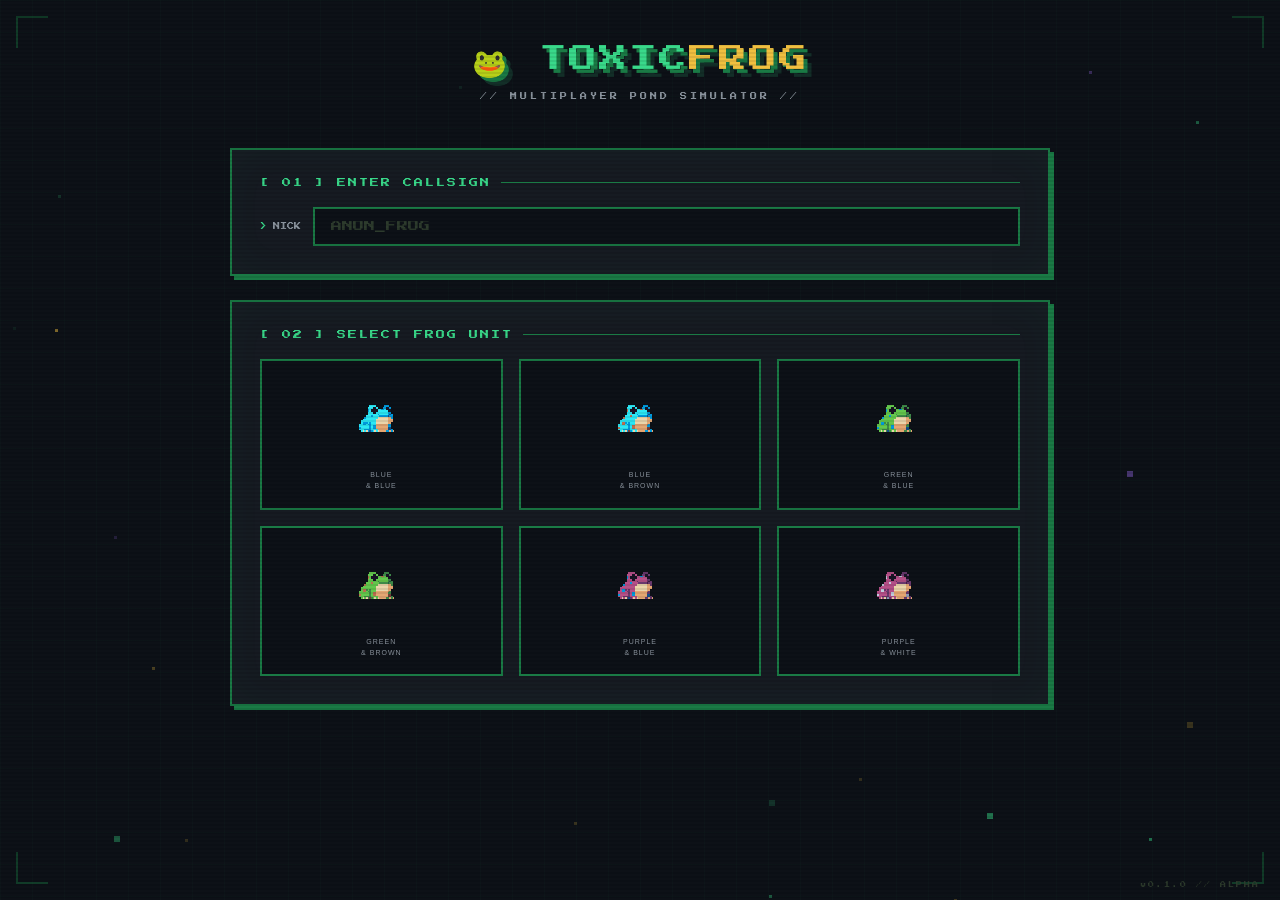
<file: mainpage.html>
<!DOCTYPE html>
<html lang="pl">
<head>
    <meta charset="UTF-8">
    <meta name="viewport" content="width=device-width, initial-scale=1.0">
    <title>🐸 TOXIC FROG</title>
    <link href="https://fonts.googleapis.com/css2?family=Press+Start+2P&display=swap" rel="stylesheet">
    <style>
        :root {
            --bg:        #0d1117;
            --panel:     #161b22;
            --border:    #30a46c;
            --border2:   #1a7a45;
            --accent:    #39d98a;
            --accent2:   #f0c040;
            --text:      #e6edf3;
            --muted:     #8b949e;
            --danger:    #f85149;
            --purple:    #a371f7;
            --pixel:     2px;
        }

        * { margin: 0; padding: 0; box-sizing: border-box; }

        body {
            font-family: 'Press Start 2P', monospace;
            background: var(--bg);
            color: var(--text);
            min-height: 100vh;
            overflow-x: hidden;
            cursor: url("data:image/svg+xml,%3Csvg xmlns='http://www.w3.org/2000/svg' width='16' height='16'%3E%3Crect x='0' y='0' width='8' height='8' fill='%2339d98a'/%3E%3Crect x='8' y='8' width='8' height='8' fill='%2339d98a'/%3E%3C/svg%3E") 4 4, auto;
        }

        /* ── SCANLINES OVERLAY ── */
        body::before {
            content: '';
            position: fixed;
            inset: 0;
            background: repeating-linear-gradient(
                0deg,
                transparent,
                transparent 2px,
                rgba(0,0,0,0.08) 2px,
                rgba(0,0,0,0.08) 4px
            );
            pointer-events: none;
            z-index: 999;
        }

        /* ── PIXEL GRID BG ── */
        body::after {
            content: '';
            position: fixed;
            inset: 0;
            background-image:
                linear-gradient(rgba(48,164,108,0.03) 1px, transparent 1px),
                linear-gradient(90deg, rgba(48,164,108,0.03) 1px, transparent 1px);
            background-size: 32px 32px;
            pointer-events: none;
            z-index: 0;
        }

        /* ── FLOATING PIXELS ── */
        .pixel-rain {
            position: fixed;
            inset: 0;
            pointer-events: none;
            z-index: 1;
            overflow: hidden;
        }
        .pixel-rain span {
            position: absolute;
            width: 4px;
            height: 4px;
            background: var(--accent);
            opacity: 0;
            animation: fall linear infinite;
        }
        @keyframes fall {
            0%   { opacity: 0; transform: translateY(-10px); }
            10%  { opacity: 0.6; }
            90%  { opacity: 0.2; }
            100% { opacity: 0; transform: translateY(100vh); }
        }

        /* ── LAYOUT ── */
        .wrapper {
            position: relative;
            z-index: 10;
            max-width: 860px;
            margin: 0 auto;
            padding: 40px 20px 60px;
        }

        /* ── HEADER ── */
        .header {
            text-align: center;
            margin-bottom: 48px;
        }

        .logo {
            display: inline-block;
            font-size: clamp(18px, 4vw, 28px);
            color: var(--accent);
            text-shadow:
                4px 4px 0 var(--border2),
                8px 8px 0 rgba(57,217,138,0.15);
            letter-spacing: 2px;
            animation: flicker 4s infinite;
            line-height: 1.4;
        }
        .logo span { color: var(--accent2); }

        @keyframes flicker {
            0%,96%,100% { opacity: 1; }
            97%          { opacity: 0.7; }
            98%          { opacity: 1; }
            99%          { opacity: 0.5; }
        }

        .tagline {
            margin-top: 14px;
            font-size: 7px;
            color: var(--muted);
            letter-spacing: 3px;
            text-transform: uppercase;
        }

        /* ── PIXEL DIVIDER ── */
        .divider {
            display: flex;
            align-items: center;
            gap: 8px;
            margin: 32px 0;
        }
        .divider::before, .divider::after {
            content: '';
            flex: 1;
            height: 2px;
            background: repeating-linear-gradient(90deg, var(--border) 0, var(--border) 4px, transparent 4px, transparent 8px);
        }
        .divider-icon { color: var(--accent); font-size: 10px; white-space: nowrap; }

        /* ── PANEL ── */
        .panel {
            background: var(--panel);
            border: 2px solid var(--border2);
            box-shadow:
                4px 4px 0 var(--border2),
                inset 0 0 40px rgba(57,217,138,0.03);
            padding: 28px;
            margin-bottom: 24px;
            image-rendering: pixelated;
        }
        .panel-title {
            font-size: 9px;
            color: var(--accent);
            letter-spacing: 2px;
            margin-bottom: 20px;
            display: flex;
            align-items: center;
            gap: 10px;
        }
        .panel-title::after {
            content: '';
            flex: 1;
            height: 1px;
            background: var(--border2);
        }

        /* ── NICK INPUT ── */
        .nick-row {
            display: flex;
            gap: 12px;
            align-items: stretch;
        }
        .nick-label {
            font-size: 7px;
            color: var(--muted);
            white-space: nowrap;
            display: flex;
            align-items: center;
            gap: 6px;
        }
        .nick-label::before { content: '>'; color: var(--accent); }

        #nicknameInput {
            flex: 1;
            background: var(--bg);
            border: 2px solid var(--border2);
            color: var(--accent);
            font-family: 'Press Start 2P', monospace;
            font-size: 11px;
            padding: 12px 16px;
            outline: none;
            transition: border-color 0.1s, box-shadow 0.1s;
            caret-color: var(--accent);
        }
        #nicknameInput::placeholder { color: #2d3b2d; }
        #nicknameInput:focus {
            border-color: var(--accent);
            box-shadow: 0 0 0 2px rgba(57,217,138,0.2), 4px 4px 0 var(--border2);
        }

        /* ── FROG GRID ── */
        .frog-grid {
            display: grid;
            grid-template-columns: repeat(3, 1fr);
            gap: 16px;
        }
        @media (max-width: 600px) {
            .frog-grid { grid-template-columns: repeat(2, 1fr); }
        }

        .frog-card {
            background: var(--bg);
            border: 2px solid var(--border2);
            padding: 16px 12px;
            cursor: pointer;
            display: flex;
            flex-direction: column;
            align-items: center;
            gap: 12px;
            transition: none;
            position: relative;
            user-select: none;
        }
        .frog-card::after {
            content: '';
            position: absolute;
            bottom: -4px;
            right: -4px;
            width: 100%;
            height: 100%;
            background: var(--border2);
            z-index: -1;
            transition: none;
        }
        .frog-card:hover {
            border-color: var(--accent);
            transform: translate(-2px, -2px);
        }
        .frog-card:hover::after {
            background: var(--accent);
        }
        .frog-card:active {
            transform: translate(0, 0);
        }
        .frog-card.selected {
            border-color: var(--accent2);
            background: rgba(240,192,64,0.06);
            transform: translate(-2px, -2px);
        }
        .frog-card.selected::after { background: var(--accent2); }
        .frog-card.selected .frog-label { color: var(--accent2); }

        .frog-card.selected::before {
            content: '★';
            position: absolute;
            top: 6px;
            right: 8px;
            font-size: 10px;
            color: var(--accent2);
        }

        /* ── FROG IMAGE — pixel-perfect ── */
        .frog-img-wrap {
            width: 80px;
            height: 80px;
            image-rendering: pixelated;
            display: flex;
            align-items: center;
            justify-content: center;
            position: relative;
        }
        .frog-img-wrap img {
            width: 80px;
            height: 80px;
            image-rendering: pixelated;
            object-fit: contain;
        }
        /* Shimmer za żabą gdy hover */
        .frog-card:hover .frog-img-wrap::before {
            content: '';
            position: absolute;
            inset: -4px;
            background: radial-gradient(circle, rgba(57,217,138,0.15) 0%, transparent 70%);
        }

        .frog-label {
            font-size: 7px;
            color: var(--muted);
            text-align: center;
            letter-spacing: 1px;
            line-height: 1.6;
        }

        /* ── PROFILE PANEL ── */
        .profile-panel {
            display: none;
            background: var(--panel);
            border: 2px solid var(--accent2);
            box-shadow: 4px 4px 0 rgba(240,192,64,0.4);
            padding: 24px 28px;
            margin-bottom: 24px;
            animation: slideUp 0.15s steps(3) forwards;
        }
        @keyframes slideUp {
            from { opacity: 0; transform: translateY(8px); }
            to   { opacity: 1; transform: translateY(0); }
        }
        .profile-panel.visible { display: block; }

        .profile-row {
            display: flex;
            align-items: center;
            gap: 12px;
            margin-bottom: 10px;
            font-size: 7px;
        }
        .profile-row:last-child { margin-bottom: 0; }
        .profile-key {
            color: var(--muted);
            min-width: 100px;
        }
        .profile-val { color: var(--accent); }
        .profile-val.gold { color: var(--accent2); }

        .profile-id {
            font-size: 6px;
            color: #3d4d3d;
            word-break: break-all;
        }

        /* ── START BUTTON ── */
        .start-btn {
            display: block;
            width: 100%;
            margin-top: 20px;
            background: var(--accent);
            color: var(--bg);
            border: none;
            font-family: 'Press Start 2P', monospace;
            font-size: 11px;
            padding: 16px;
            cursor: pointer;
            letter-spacing: 2px;
            position: relative;
            transition: none;
            box-shadow: 4px 4px 0 var(--border2);
        }
        .start-btn::after {
            content: '';
            position: absolute;
            bottom: -4px;
            right: -4px;
            width: 100%;
            height: 100%;
            background: var(--border2);
            z-index: -1;
        }
        .start-btn:hover {
            background: var(--accent2);
            box-shadow: 4px 4px 0 #8a6a00;
            transform: translate(-2px, -2px);
        }
        .start-btn:active {
            transform: translate(2px, 2px);
            box-shadow: none;
        }
        .start-btn:disabled {
            background: #2d3b2d;
            color: #3d4d3d;
            cursor: not-allowed;
            box-shadow: 2px 2px 0 #1a2a1a;
            transform: none;
        }

        /* ── CORNER DECORATIONS ── */
        .corner-tl, .corner-tr, .corner-bl, .corner-br {
            position: fixed;
            width: 32px;
            height: 32px;
            border-color: var(--border2);
            border-style: solid;
            opacity: 0.4;
        }
        .corner-tl { top: 16px; left: 16px;  border-width: 2px 0 0 2px; }
        .corner-tr { top: 16px; right: 16px; border-width: 2px 2px 0 0; }
        .corner-bl { bottom: 16px; left: 16px;  border-width: 0 0 2px 2px; }
        .corner-br { bottom: 16px; right: 16px; border-width: 0 2px 2px 0; }

        /* ── VERSION TAG ── */
        .version {
            position: fixed;
            bottom: 12px;
            right: 20px;
            font-size: 6px;
            color: #2d3b2d;
            letter-spacing: 2px;
            z-index: 20;
        }
    </style>
</head>
<body>

<!-- Corner decorations -->
<div class="corner-tl"></div>
<div class="corner-tr"></div>
<div class="corner-bl"></div>
<div class="corner-br"></div>
<div class="version">v0.1.0 // ALPHA</div>

<!-- Pixel rain -->
<div class="pixel-rain" id="pixelRain"></div>

<div class="wrapper">

    <!-- HEADER -->
    <header class="header">
        <div class="logo">🐸 TOXIC<span>FROG</span></div>
        <div class="tagline">// multiplayer pond simulator //</div>
    </header>

    <!-- NICK -->
    <div class="panel">
        <div class="panel-title">[ 01 ] ENTER CALLSIGN</div>
        <div class="nick-row">
            <label class="nick-label" for="nicknameInput">NICK</label>
            <input
                type="text"
                id="nicknameInput"
                placeholder="ANON_FROG"
                maxlength="20"
                autocomplete="off"
                spellcheck="false"
            >
        </div>
    </div>

    <!-- FROG SELECT -->
    <div class="panel">
        <div class="panel-title">[ 02 ] SELECT FROG UNIT</div>
        <div class="frog-grid">

            <button class="frog-card" data-frog-type="BlueBlue" data-frog-name="Blue &amp; Blue">
                <div class="frog-img-wrap">
                    <img src="ToxicFrog/BlueBlue/ToxicFrogBlueBlue_Idle.png" alt="Blue Blue frog">
                </div>
                <span class="frog-label">BLUE<br>&amp; BLUE</span>
            </button>

            <button class="frog-card" data-frog-type="BlueBrown" data-frog-name="Blue &amp; Brown">
                <div class="frog-img-wrap">
                    <img src="ToxicFrog/BlueBrown/ToxicFrogBlueBrown_Idle.png" alt="Blue Brown frog">
                </div>
                <span class="frog-label">BLUE<br>&amp; BROWN</span>
            </button>

            <button class="frog-card" data-frog-type="GreenBlue" data-frog-name="Green &amp; Blue">
                <div class="frog-img-wrap">
                    <img src="ToxicFrog/GreenBlue/ToxicFrogGreenBlue_Idle.png" alt="Green Blue frog">
                </div>
                <span class="frog-label">GREEN<br>&amp; BLUE</span>
            </button>

            <button class="frog-card" data-frog-type="GreenBrown" data-frog-name="Green &amp; Brown">
                <div class="frog-img-wrap">
                    <img src="ToxicFrog/GreenBrown/ToxicFrogGreenBrown_Idle.png" alt="Green Brown frog">
                </div>
                <span class="frog-label">GREEN<br>&amp; BROWN</span>
            </button>

            <button class="frog-card" data-frog-type="PurpleBlue" data-frog-name="Purple &amp; Blue">
                <div class="frog-img-wrap">
                    <img src="ToxicFrog/PurpleBlue/ToxicFrogPurpleBlue_Idle.png" alt="Purple Blue frog">
                </div>
                <span class="frog-label">PURPLE<br>&amp; BLUE</span>
            </button>

            <button class="frog-card" data-frog-type="PurpleWhite" data-frog-name="Purple &amp; White">
                <div class="frog-img-wrap">
                    <img src="ToxicFrog/PurpleWhite/ToxicFrogPurpleWhite_Idle.png" alt="Purple White frog">
                </div>
                <span class="frog-label">PURPLE<br>&amp; WHITE</span>
            </button>

        </div>
    </div>

    <!-- PROFILE PANEL -->
    <div class="profile-panel" id="infoSection">
        <div class="panel-title">[ 03 ] UNIT PROFILE</div>
        <div class="profile-row">
            <span class="profile-key">CALLSIGN</span>
            <span class="profile-val gold" id="selectedNickname">—</span>
        </div>
        <div class="profile-row">
            <span class="profile-key">FROG UNIT</span>
            <span class="profile-val" id="selectedFrog">—</span>
        </div>
        <div class="profile-row">
            <span class="profile-key">UID</span>
            <span class="profile-val profile-id" id="playerID">—</span>
        </div>
        <button class="start-btn" id="startGameBtn">▶ ENTER POND</button>
    </div>

</div>

<script src="mainpage.js"></script>
<script>
    // Pixel rain
    const rain = document.getElementById('pixelRain');
    const colors = ['#39d98a','#30a46c','#f0c040','#a371f7'];
    for (let i = 0; i < 30; i++) {
        const px = document.createElement('span');
        px.style.left = Math.random() * 100 + 'vw';
        px.style.top = Math.random() * 100 + 'vh';
        px.style.animationDuration = (6 + Math.random() * 12) + 's';
        px.style.animationDelay = (Math.random() * 10) + 's';
        px.style.background = colors[Math.floor(Math.random() * colors.length)];
        px.style.width = px.style.height = (Math.random() > 0.7 ? '6px' : '3px');
        px.style.opacity = String(0.1 + Math.random() * 0.4);
        rain.appendChild(px);
    }
</script>

</body>
</html>
</file>
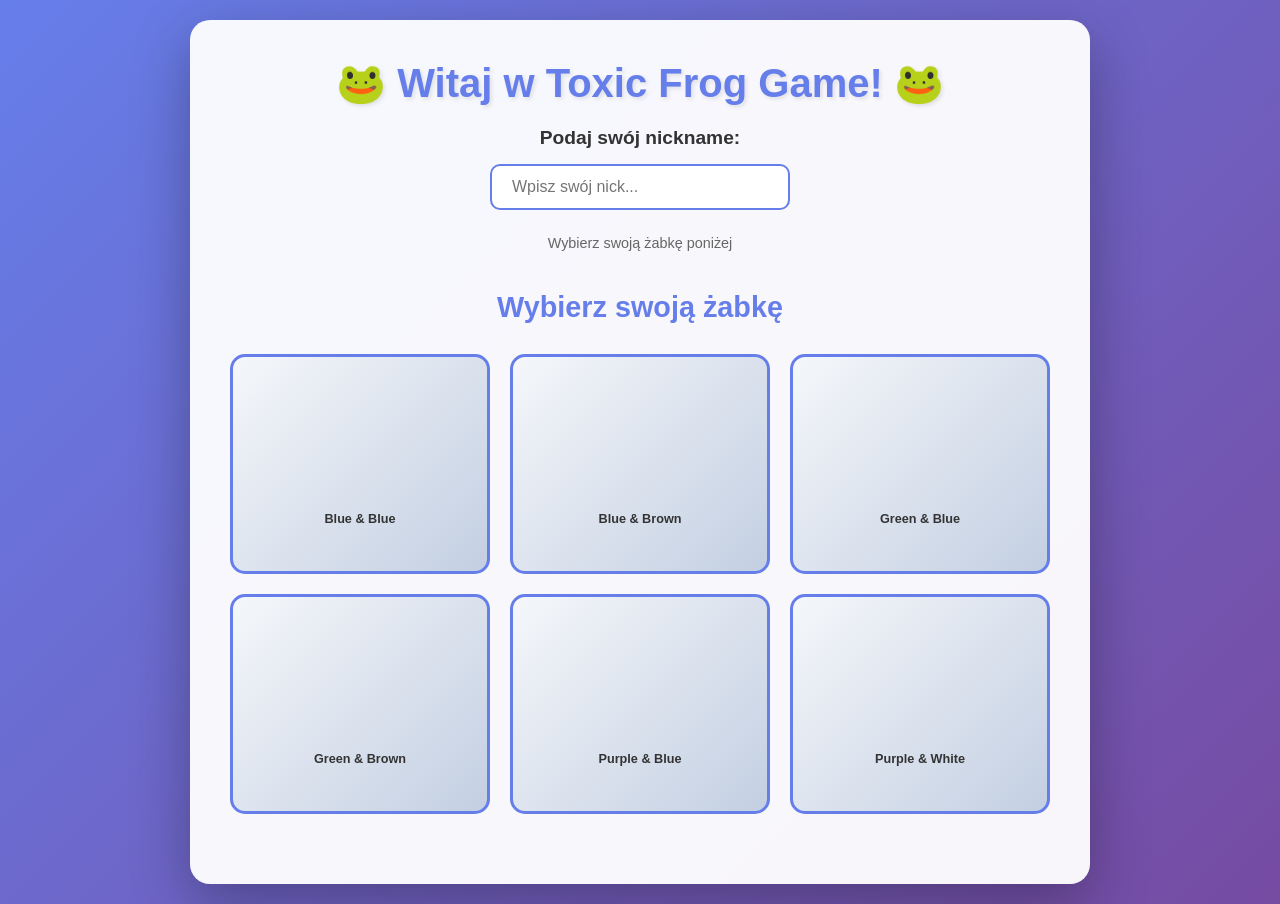
<file: marcel/mainpage.html>
<!DOCTYPE html>
<html lang="pl">
<head>
    <meta charset="UTF-8">
    <meta name="viewport" content="width=device-width, initial-scale=1.0">
    <title>Toxic Frog Game - Ekran Główny</title>
    <link rel="stylesheet" href="mainpage_styles.css">
</head>
<body>
    <div class="container">
        <!-- Sekcja powitania i wpisania nicku -->
        <div class="welcome-section">
            <h1>🐸 Witaj w Toxic Frog Game! 🐸</h1>
            <form id="nicknameForm" class="nickname-form">
                <label for="nicknameInput">Podaj swój nickname:</label>
                <input 
                    type="text" 
                    id="nicknameInput" 
                    name="nickname" 
                    placeholder="Wpisz swój nick..."
                    maxlength="20"
                    required
                >
                <p class="info-text">Wybierz swoją żabkę poniżej</p>
            </form>
        </div>

        <!-- Sekcja galerii żabek -->
        <div class="frog-gallery">
            <h2>Wybierz swoją żabkę</h2>
            <div class="gallery-grid">
                <!-- BlueBlue -->
                <button class="frog-button" data-frog-type="BlueBlue" data-frog-name="Blue & Blue">
                    <div class="frog-image" style="background-image: url('../ToxicFrog/BlueBlue/ToxicFrogBlueBlue_Idle.png')"></div>
                    <span class="frog-name">Blue & Blue</span>
                </button>

                <!-- BlueBrown -->
                <button class="frog-button" data-frog-type="BlueBrown" data-frog-name="Blue & Brown">
                    <div class="frog-image" style="background-image: url('../ToxicFrog/BlueBrown/ToxicFrogBlueBrown_Idle.png')"></div>
                    <span class="frog-name">Blue & Brown</span>
                </button>

                <!-- GreenBlue -->
                <button class="frog-button" data-frog-type="GreenBlue" data-frog-name="Green & Blue">
                    <div class="frog-image" style="background-image: url('../ToxicFrog/GreenBlue/ToxicFrogGreenBlue_Idle.png')"></div>
                    <span class="frog-name">Green & Blue</span>
                </button>

                <!-- GreenBrown -->
                <button class="frog-button" data-frog-type="GreenBrown" data-frog-name="Green & Brown">
                    <div class="frog-image" style="background-image: url('../ToxicFrog/GreenBrown/ToxicFrogGreenBrown_Idle.png')"></div>
                    <span class="frog-name">Green & Brown</span>
                </button>

                <!-- PurpleBlue -->
                <button class="frog-button" data-frog-type="PurpleBlue" data-frog-name="Purple & Blue">
                    <div class="frog-image" style="background-image: url('../ToxicFrog/PurpleBlue/ToxicFrogPurpleBlue_Idle.png')"></div>
                    <span class="frog-name">Purple & Blue</span>
                </button>

                <!-- PurpleWhite -->
                <button class="frog-button" data-frog-type="PurpleWhite" data-frog-name="Purple & White">
                    <div class="frog-image" style="background-image: url('../ToxicFrog/PurpleWhite/ToxicFrogPurpleWhite_Idle.png')"></div>
                    <span class="frog-name">Purple & White</span>
                </button>
            </div>
        </div>

        <!-- Sekcja informacyjna -->
        <div class="info-section" id="infoSection" style="display: none;">
            <h3>Twój profil</h3>
            <p>Nickname: <strong id="selectedNickname"></strong></p>
            <p>Wybrana żabka: <strong id="selectedFrog"></strong></p>
            <p>Twoje ID: <strong id="playerID"></strong></p>
            <button id="startGameBtn" class="start-button">Zacznij grę!</button>
        </div>
    </div>

    <script src="mainpage.js"></script>
</body>
</html>
</file>
<file: marcel/mainpage_styles.css>
* {
    margin: 0;
    padding: 0;
    box-sizing: border-box;
}

body {
    font-family: 'Arial', sans-serif;
    background: linear-gradient(135deg, #667eea 0%, #764ba2 100%);
    min-height: 100vh;
    display: flex;
    justify-content: center;
    align-items: center;
    padding: 20px;
}

.container {
    background: rgba(255, 255, 255, 0.95);
    border-radius: 20px;
    padding: 40px;
    max-width: 900px;
    width: 100%;
    box-shadow: 0 20px 60px rgba(0, 0, 0, 0.3);
    animation: slideIn 0.5s ease-out;
}

@keyframes slideIn {
    from {
        opacity: 0;
        transform: translateY(20px);
    }
    to {
        opacity: 1;
        transform: translateY(0);
    }
}

/* Welcome Section */
.welcome-section {
    text-align: center;
    margin-bottom: 40px;
}

.welcome-section h1 {
    color: #667eea;
    font-size: 2.5em;
    margin-bottom: 20px;
    text-shadow: 2px 2px 4px rgba(0, 0, 0, 0.1);
}

.nickname-form {
    display: flex;
    flex-direction: column;
    align-items: center;
    gap: 15px;
}

.nickname-form label {
    font-size: 1.2em;
    color: #333;
    font-weight: bold;
}

.nickname-form input {
    padding: 12px 20px;
    font-size: 1em;
    border: 2px solid #667eea;
    border-radius: 10px;
    transition: all 0.3s ease;
    width: 100%;
    max-width: 300px;
}

.nickname-form input:focus {
    outline: none;
    border-color: #764ba2;
    box-shadow: 0 0 10px rgba(118, 75, 162, 0.3);
}

.info-text {
    color: #666;
    font-size: 0.9em;
    margin-top: 10px;
}

/* Frog Gallery Section */
.frog-gallery {
    margin-bottom: 30px;
}

.frog-gallery h2 {
    text-align: center;
    color: #667eea;
    margin-bottom: 30px;
    font-size: 1.8em;
}

.gallery-grid {
    display: grid;
    grid-template-columns: repeat(3, 1fr);
    gap: 20px;
    margin-bottom: 30px;
}

@media (max-width: 768px) {
    .gallery-grid {
        grid-template-columns: repeat(2, 1fr);
    }
}

@media (max-width: 480px) {
    .gallery-grid {
        grid-template-columns: 1fr;
    }
}

/* Frog Button */
.frog-button {
    background: linear-gradient(135deg, #f5f7fa 0%, #c3cfe2 100%);
    border: 3px solid #667eea;
    border-radius: 15px;
    padding: 20px;
    cursor: pointer;
    transition: all 0.3s ease;
    display: flex;
    flex-direction: column;
    align-items: center;
    gap: 10px;
    min-height: 220px;
    justify-content: center;
    position: relative;
    overflow: hidden;
}

.frog-button::before {
    content: '';
    position: absolute;
    top: 0;
    left: -100%;
    width: 100%;
    height: 100%;
    background: linear-gradient(90deg, transparent, rgba(255, 255, 255, 0.3), transparent);
    transition: left 0.5s ease;
}

.frog-button:hover::before {
    left: 100%;
}

.frog-button:hover {
    transform: translateY(-8px) scale(1.05);
    box-shadow: 0 15px 40px rgba(102, 126, 234, 0.4);
    border-color: #764ba2;
}

.frog-button.selected {
    background: linear-gradient(135deg, #667eea 0%, #764ba2 100%);
    border-color: #764ba2;
    box-shadow: 0 0 30px rgba(102, 126, 234, 0.6);
}

.frog-button.selected .frog-name {
    color: white;
}

.frog-image {
    width: 100px;
    height: 100px;
    background-position: 0 0;
    background-size: 800% 100%;
    background-repeat: no-repeat;
    filter: drop-shadow(0 4px 8px rgba(0, 0, 0, 0.1));
    transition: transform 0.3s ease;
}

.frog-button:hover .frog-image {
    transform: scale(1.1);
}

.frog-name {
    font-weight: bold;
    color: #333;
    font-size: 0.95em;
    text-align: center;
    transition: color 0.3s ease;
}

/* Info Section */
.info-section {
    background: linear-gradient(135deg, #667eea 0%, #764ba2 100%);
    border-radius: 15px;
    padding: 30px;
    color: white;
    text-align: center;
    margin-top: 30px;
}

.info-section h3 {
    margin-bottom: 20px;
    font-size: 1.5em;
}

.info-section p {
    margin-bottom: 15px;
    font-size: 1.1em;
}

.start-button {
    background: white;
    color: #667eea;
    border: none;
    padding: 12px 40px;
    font-size: 1.1em;
    font-weight: bold;
    border-radius: 10px;
    cursor: pointer;
    transition: all 0.3s ease;
    margin-top: 20px;
}

.start-button:hover {
    background: #f0f0f0;
    transform: scale(1.05);
}

.start-button:active {
    transform: scale(0.95);
}

/* Loading Animation */
@keyframes pulse {
    0%, 100% {
        opacity: 1;
    }
    50% {
        opacity: 0.5;
    }
}

.loading {
    animation: pulse 1.5s ease-in-out infinite;
}
</file>
